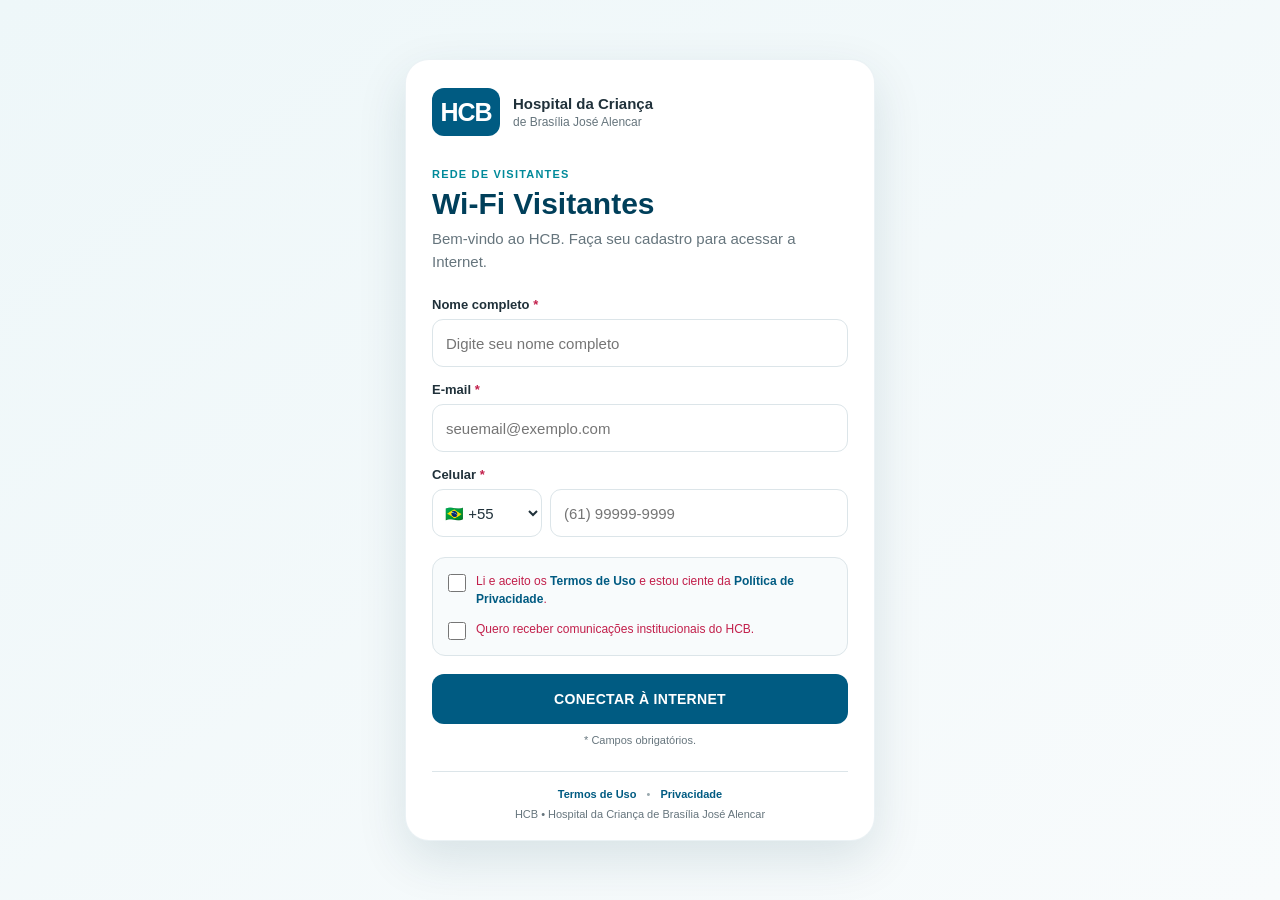
<file: index.html>
<!doctype html>
<html lang="pt-BR">
<head>
  <meta charset="utf-8">
  <meta name="viewport" content="width=device-width,initial-scale=1,viewport-fit=cover">
  <title>Wi-Fi Visitantes | HCB</title>
  <link rel="stylesheet" href="css/style.css">
</head>
<body>
  <main class="page">
    <section class="card">
      <header class="brand">
        <div class="logo-mark">HCB</div>
        <div>
          <div class="brand-name">Hospital da Criança</div>
          <div class="brand-sub">de Brasília José Alencar</div>
        </div>
      </header>

      <div class="hero">
        <span class="eyebrow">REDE DE VISITANTES</span>
        <h1>Wi-Fi Visitantes</h1>
        <p>Bem-vindo ao HCB. Faça seu cadastro para acessar a Internet.</p>
      </div>

      <!-- IMPORTANTE:
           Este formulário é uma prévia visual.
           Para produção no ExtremeCloud IQ, preserve a action/method
           e os names dos campos do template UPA/Self-Registration
           fornecido pelo Extreme. -->
      <form id="guestForm" class="form" method="post" action="#">
        <label for="fullName">Nome completo <span>*</span></label>
        <input id="fullName" name="fullName" type="text" autocomplete="name"
               placeholder="Digite seu nome completo" required>

        <label for="email">E-mail <span>*</span></label>
        <input id="email" name="email" type="email" autocomplete="email"
               placeholder="seuemail@exemplo.com" required>

        <label for="phone">Celular <span>*</span></label>
        <div class="phone-row">
          <select id="country" aria-label="País">
            <option value="+55" selected>🇧🇷 +55</option>
          </select>
          <input id="phone" name="phone" type="tel" autocomplete="tel"
                 inputmode="tel" placeholder="(61) 99999-9999" required>
        </div>

        <div class="consent-box">
          <label class="check">
            <input type="checkbox" id="terms" required>
            <span>Li e aceito os <a href="terms.html">Termos de Uso</a> e estou ciente da <a href="privacy.html">Política de Privacidade</a>.</span>
          </label>

          <label class="check optional">
            <input type="checkbox" id="communications" name="communications">
            <span>Quero receber comunicações institucionais do HCB.</span>
          </label>
        </div>

        <button type="submit">CONECTAR À INTERNET</button>

        <p class="required-note">* Campos obrigatórios.</p>
      </form>

      <footer>
        <a href="terms.html">Termos de Uso</a>
        <span>•</span>
        <a href="privacy.html">Privacidade</a>
        <p>HCB • Hospital da Criança de Brasília José Alencar</p>
      </footer>
    </section>
  </main>
  <script src="js/portal.js"></script>
</body>
</html>
</file>
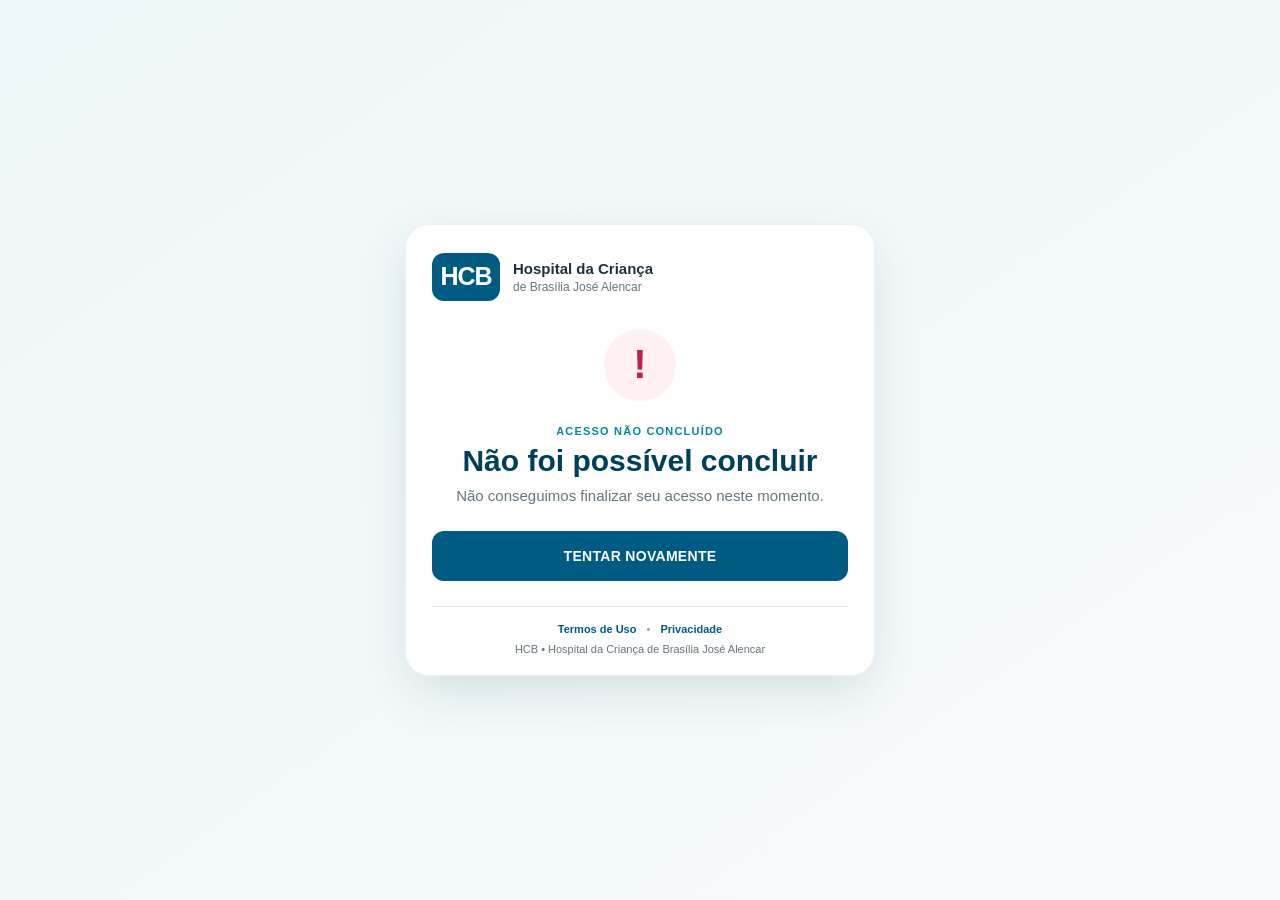
<file: failure.html>
<!doctype html>
<html lang="pt-BR">
<head>
  <meta charset="utf-8">
  <meta name="viewport" content="width=device-width,initial-scale=1">
  <title>Não foi possível concluir | HCB</title>
  <link rel="stylesheet" href="css/style.css">
</head>
<body>
  <main class="page">
    <section class="card success-card">
      <header class="brand">
        <div class="logo-mark">HCB</div>
        <div>
          <div class="brand-name">Hospital da Criança</div>
          <div class="brand-sub">de Brasília José Alencar</div>
        </div>
      </header>
      <div class="error-icon">!</div>
      <span class="eyebrow">ACESSO NÃO CONCLUÍDO</span>
      <h1>Não foi possível concluir</h1>
      <p>Não conseguimos finalizar seu acesso neste momento.</p>
      <a class="button-link" href="index.html">TENTAR NOVAMENTE</a>
      <footer>
        <a href="terms.html">Termos de Uso</a>
        <span>•</span>
        <a href="privacy.html">Privacidade</a>
        <p>HCB • Hospital da Criança de Brasília José Alencar</p>
      </footer>
    </section>
  </main>
</body>
</html>
</file>
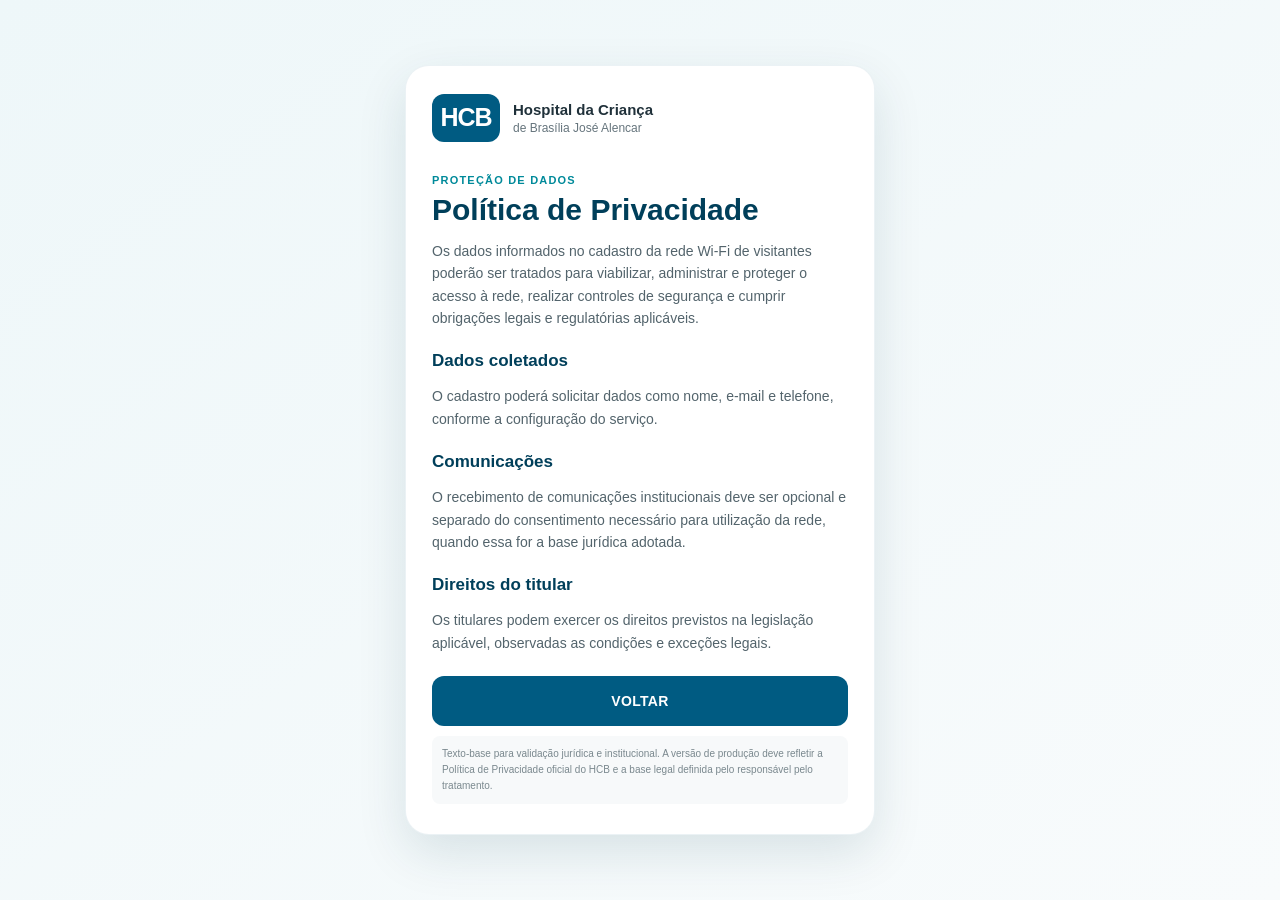
<file: privacy.html>
<!doctype html>
<html lang="pt-BR">
<head>
  <meta charset="utf-8">
  <meta name="viewport" content="width=device-width,initial-scale=1">
  <title>Política de Privacidade | HCB</title>
  <link rel="stylesheet" href="css/style.css">
</head>
<body>
  <main class="page">
    <section class="card document">
      <header class="brand"><div class="logo-mark">HCB</div><div><div class="brand-name">Hospital da Criança</div><div class="brand-sub">de Brasília José Alencar</div></div></header>
      <span class="eyebrow">PROTEÇÃO DE DADOS</span>
      <h1>Política de Privacidade</h1>
      <p>Os dados informados no cadastro da rede Wi-Fi de visitantes poderão ser tratados para viabilizar, administrar e proteger o acesso à rede, realizar controles de segurança e cumprir obrigações legais e regulatórias aplicáveis.</p>
      <h2>Dados coletados</h2>
      <p>O cadastro poderá solicitar dados como nome, e-mail e telefone, conforme a configuração do serviço.</p>
      <h2>Comunicações</h2>
      <p>O recebimento de comunicações institucionais deve ser opcional e separado do consentimento necessário para utilização da rede, quando essa for a base jurídica adotada.</p>
      <h2>Direitos do titular</h2>
      <p>Os titulares podem exercer os direitos previstos na legislação aplicável, observadas as condições e exceções legais.</p>
      <a class="button-link" href="index.html">VOLTAR</a>
      <p class="legal-note">Texto-base para validação jurídica e institucional. A versão de produção deve refletir a Política de Privacidade oficial do HCB e a base legal definida pelo responsável pelo tratamento.</p>
    </section>
  </main>
</body>
</html>
</file>
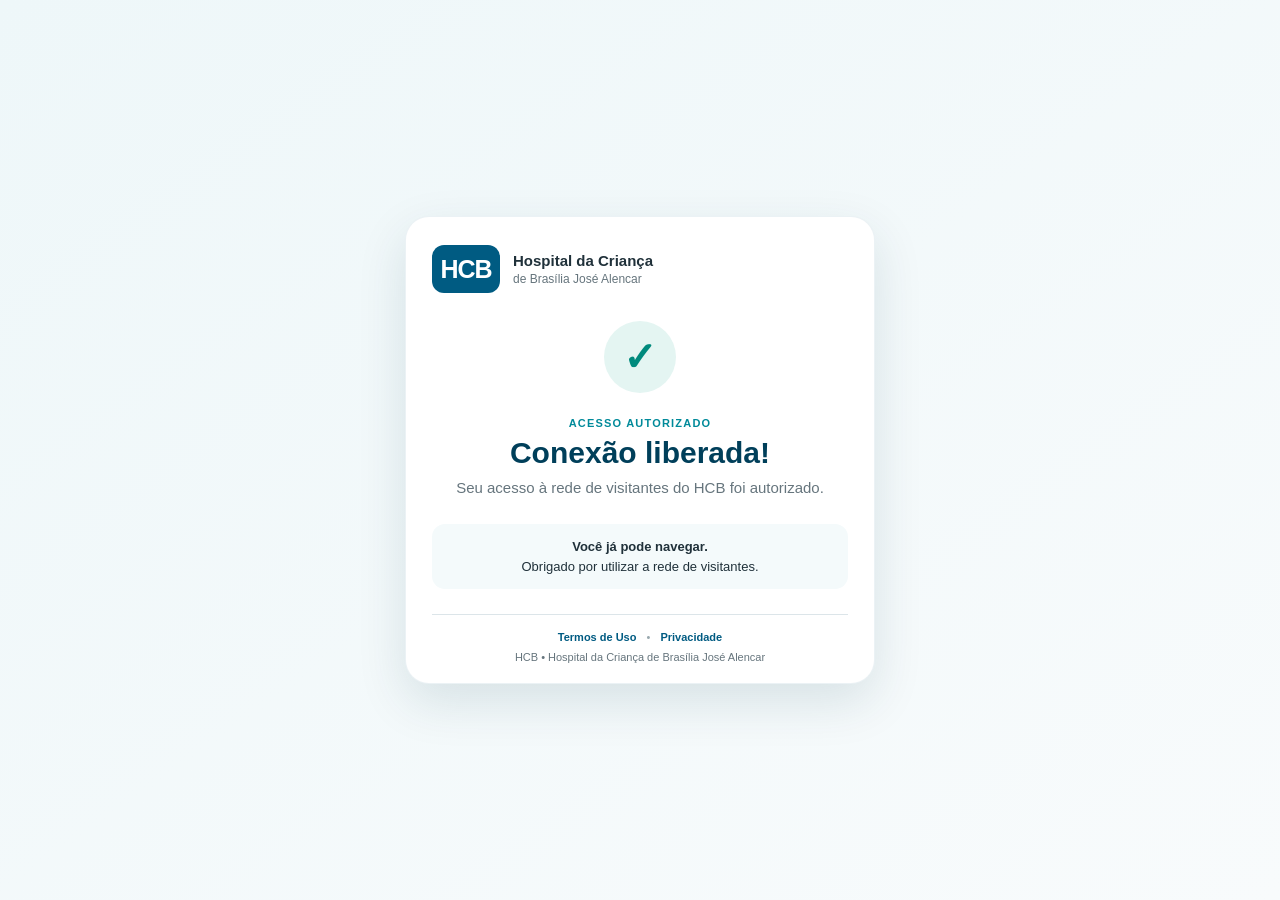
<file: success.html>
<!doctype html>
<html lang="pt-BR">
<head>
  <meta charset="utf-8">
  <meta name="viewport" content="width=device-width,initial-scale=1">
  <title>Acesso liberado | HCB</title>
  <link rel="stylesheet" href="css/style.css">
</head>
<body>
  <main class="page">
    <section class="card success-card">
      <header class="brand">
        <div class="logo-mark">HCB</div>
        <div>
          <div class="brand-name">Hospital da Criança</div>
          <div class="brand-sub">de Brasília José Alencar</div>
        </div>
      </header>
      <div class="success-icon">✓</div>
      <span class="eyebrow">ACESSO AUTORIZADO</span>
      <h1>Conexão liberada!</h1>
      <p>Seu acesso à rede de visitantes do HCB foi autorizado.</p>
      <div class="info">
        <strong>Você já pode navegar.</strong>
        <span>Obrigado por utilizar a rede de visitantes.</span>
      </div>
      <footer>
        <a href="terms.html">Termos de Uso</a>
        <span>•</span>
        <a href="privacy.html">Privacidade</a>
        <p>HCB • Hospital da Criança de Brasília José Alencar</p>
      </footer>
    </section>
  </main>
</body>
</html>
</file>
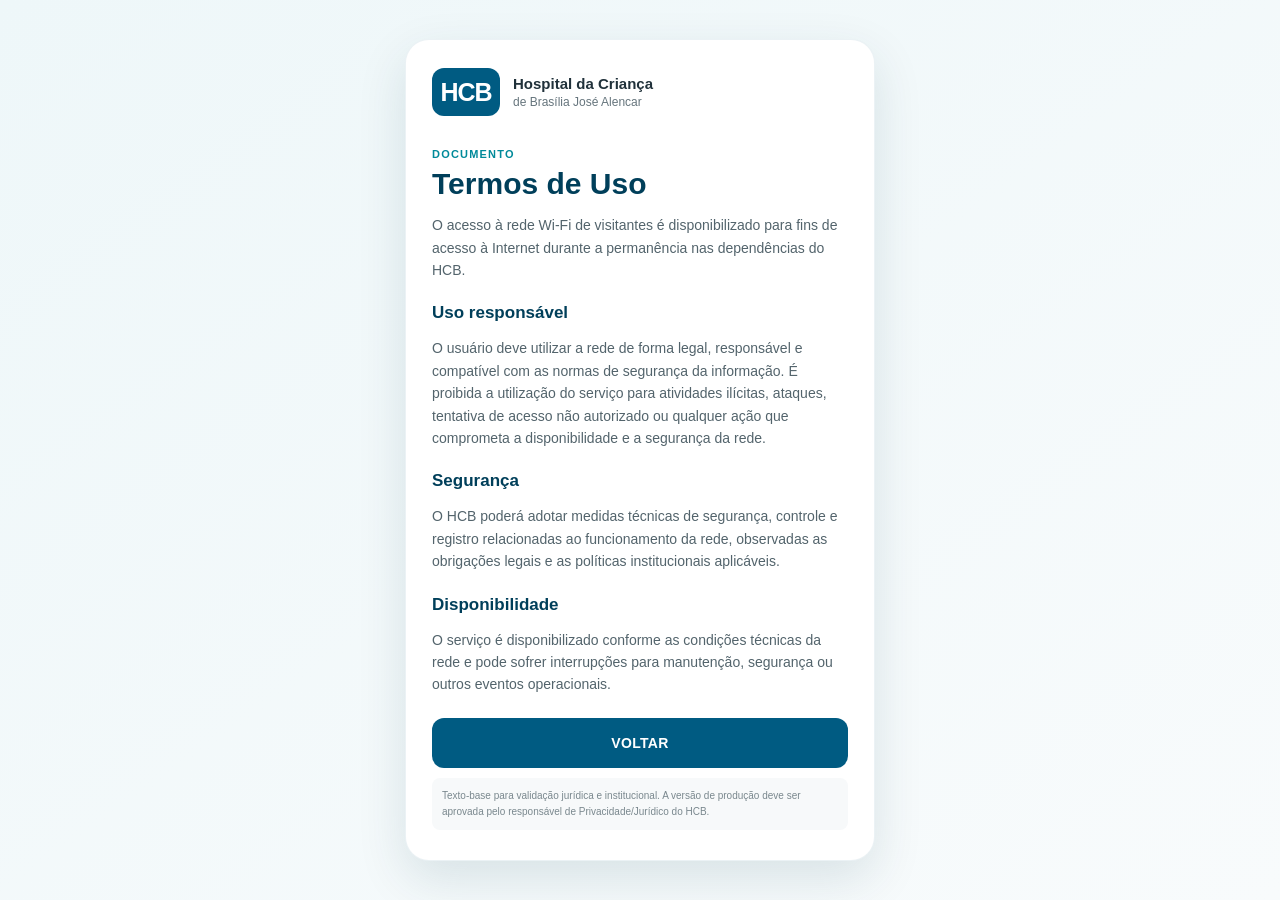
<file: terms.html>
<!doctype html>
<html lang="pt-BR">
<head>
  <meta charset="utf-8">
  <meta name="viewport" content="width=device-width,initial-scale=1">
  <title>Termos de Uso | HCB</title>
  <link rel="stylesheet" href="css/style.css">
</head>
<body>
  <main class="page">
    <section class="card document">
      <header class="brand"><div class="logo-mark">HCB</div><div><div class="brand-name">Hospital da Criança</div><div class="brand-sub">de Brasília José Alencar</div></div></header>
      <span class="eyebrow">DOCUMENTO</span>
      <h1>Termos de Uso</h1>
      <p>O acesso à rede Wi-Fi de visitantes é disponibilizado para fins de acesso à Internet durante a permanência nas dependências do HCB.</p>
      <h2>Uso responsável</h2>
      <p>O usuário deve utilizar a rede de forma legal, responsável e compatível com as normas de segurança da informação. É proibida a utilização do serviço para atividades ilícitas, ataques, tentativa de acesso não autorizado ou qualquer ação que comprometa a disponibilidade e a segurança da rede.</p>
      <h2>Segurança</h2>
      <p>O HCB poderá adotar medidas técnicas de segurança, controle e registro relacionadas ao funcionamento da rede, observadas as obrigações legais e as políticas institucionais aplicáveis.</p>
      <h2>Disponibilidade</h2>
      <p>O serviço é disponibilizado conforme as condições técnicas da rede e pode sofrer interrupções para manutenção, segurança ou outros eventos operacionais.</p>
      <a class="button-link" href="index.html">VOLTAR</a>
      <p class="legal-note">Texto-base para validação jurídica e institucional. A versão de produção deve ser aprovada pelo responsável de Privacidade/Jurídico do HCB.</p>
    </section>
  </main>
</body>
</html>
</file>
<file: css/style.css>
:root{
  --hcb-blue:#005b82;
  --hcb-blue-dark:#003f5a;
  --hcb-teal:#008a9a;
  --text:#20313a;
  --muted:#66757d;
  --border:#dce5e9;
  --bg:#f2f7f9;
  --white:#fff;
  --shadow:0 18px 50px rgba(0,55,75,.12);
}
*{box-sizing:border-box}
body{margin:0;font-family:Arial,Helvetica,sans-serif;color:var(--text);background:linear-gradient(145deg,#eef7f9,#f8fbfc);min-height:100vh}
.page{min-height:100vh;display:flex;align-items:center;justify-content:center;padding:24px 14px}
.card{width:min(100%,470px);background:var(--white);border-radius:24px;padding:28px 26px 20px;box-shadow:var(--shadow);border:1px solid rgba(0,91,130,.08)}
.brand{display:flex;align-items:center;gap:13px;margin-bottom:28px}
.logo-mark{width:68px;height:48px;border-radius:12px;background:var(--hcb-blue);color:white;display:flex;align-items:center;justify-content:center;font-size:25px;font-weight:800;letter-spacing:-1px}
.brand-name{font-weight:700;font-size:15px}.brand-sub{font-size:12px;color:var(--muted);margin-top:3px}
.eyebrow{display:inline-block;font-size:11px;font-weight:800;letter-spacing:1.2px;color:var(--hcb-teal);margin-bottom:7px}
h1{margin:0 0 8px;font-size:30px;line-height:1.1;color:var(--hcb-blue-dark)}
.hero p,.success-card>p{margin:0 0 24px;color:var(--muted);line-height:1.5;font-size:15px}
.form label:not(.check){display:block;font-size:13px;font-weight:700;margin:15px 0 7px}
.form label span{color:#c21f4b}
input,select{width:100%;height:48px;border:1px solid var(--border);border-radius:11px;padding:0 13px;font-size:15px;background:#fff;color:var(--text);outline:none}
input:focus,select:focus{border-color:var(--hcb-teal);box-shadow:0 0 0 3px rgba(0,138,154,.10)}
.phone-row{display:grid;grid-template-columns:110px 1fr;gap:8px}.phone-row select{padding:0 8px}
.consent-box{margin:20px 0 18px;padding:15px;border:1px solid var(--border);border-radius:13px;background:#f8fbfc}
.check{display:flex!important;gap:10px;align-items:flex-start;font-size:12px!important;font-weight:400!important;line-height:1.45}
.check input{width:18px;height:18px;min-width:18px;margin:1px 0 0;accent-color:var(--hcb-teal)}
.check a,footer a{color:var(--hcb-blue);font-weight:700;text-decoration:none}
.optional{margin-top:13px}.optional input{accent-color:var(--hcb-teal)}
button,.button-link{display:flex;width:100%;height:50px;border:0;border-radius:12px;background:var(--hcb-blue);color:white;align-items:center;justify-content:center;font-size:14px;font-weight:800;letter-spacing:.3px;text-decoration:none;cursor:pointer}
button:hover,.button-link:hover{background:var(--hcb-blue-dark)}
.required-note{font-size:11px;color:var(--muted);text-align:center;margin:10px 0 0}
footer{border-top:1px solid var(--border);margin-top:25px;padding-top:16px;text-align:center;font-size:11px;color:var(--muted)}
footer span{margin:0 7px;color:#9aa9af} footer p{margin:8px 0 0}
.success-card{text-align:center}.success-card .brand{text-align:left}
.success-icon,.error-icon{width:72px;height:72px;border-radius:50%;margin:4px auto 20px;display:flex;align-items:center;justify-content:center;font-size:40px;font-weight:800}
.success-icon{background:#e4f5f2;color:#008a7d}.error-icon{background:#fff0f1;color:#c21f4b}
.info{padding:15px;border-radius:13px;background:#f4fafb;display:flex;flex-direction:column;gap:5px;font-size:13px}
.document h2{font-size:17px;color:var(--hcb-blue-dark);margin:22px 0 7px}.document p{font-size:14px;line-height:1.6;color:#53646c}.document .button-link{margin-top:22px}
.legal-note{font-size:10px!important;color:#7a888e!important;background:#f7f9fa;padding:10px;border-radius:8px}
@media(max-width:380px){.card{padding:22px 18px}.phone-row{grid-template-columns:96px 1fr}h1{font-size:27px}}
</file>
